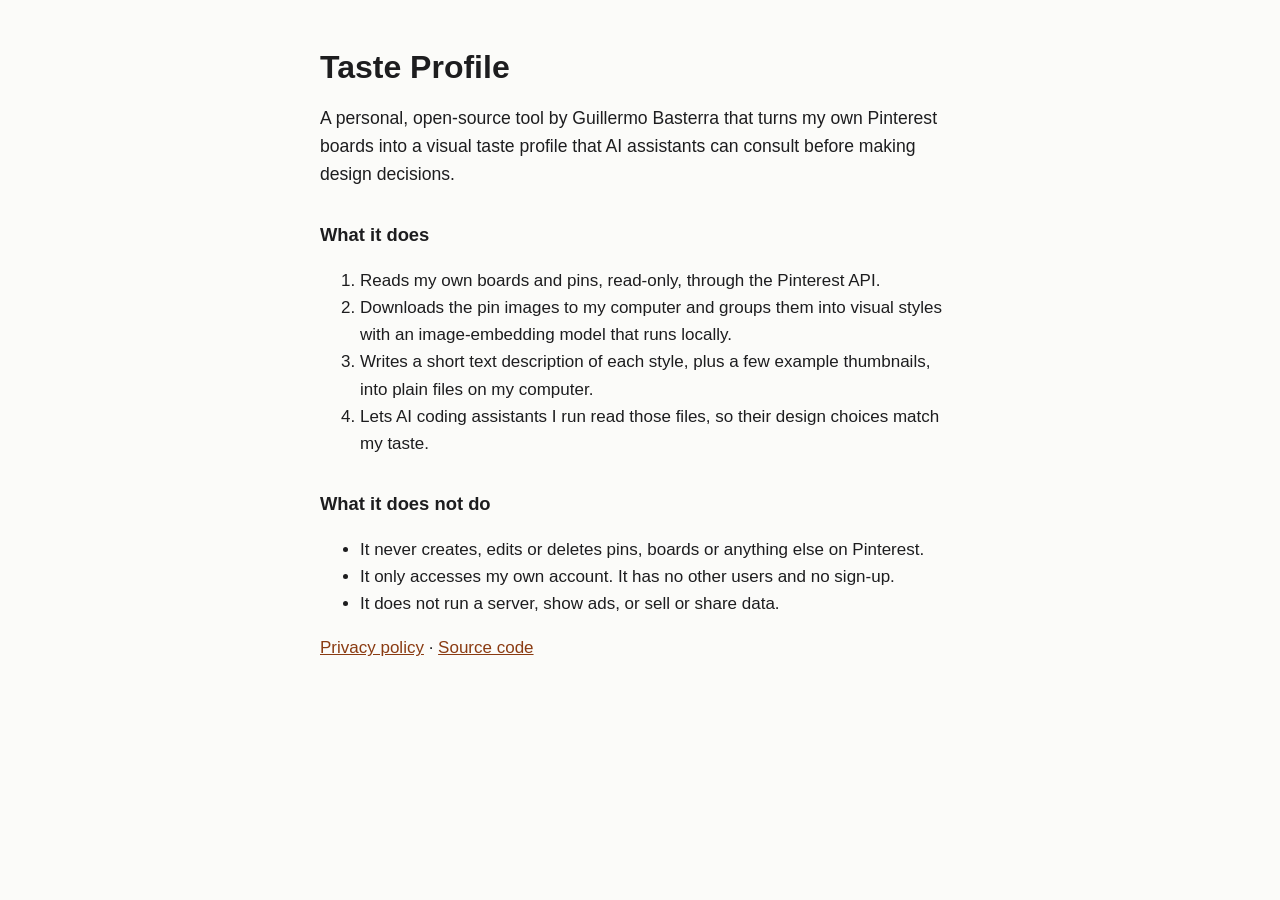
<file: docs/index.html>
<!doctype html>
<html lang="en">
<head>
<meta charset="utf-8">
<meta name="viewport" content="width=device-width, initial-scale=1">
<title>Taste Profile</title>
<link rel="stylesheet" href="style.css">
</head>
<body>
<main>
  <h1>Taste Profile</h1>
  <p class="lede">A personal, open-source tool by Guillermo Basterra that turns my own Pinterest boards into a visual taste profile that AI assistants can consult before making design decisions.</p>

  <h2>What it does</h2>
  <ol>
    <li>Reads my own boards and pins, read-only, through the Pinterest API.</li>
    <li>Downloads the pin images to my computer and groups them into visual styles with an image-embedding model that runs locally.</li>
    <li>Writes a short text description of each style, plus a few example thumbnails, into plain files on my computer.</li>
    <li>Lets AI coding assistants I run read those files, so their design choices match my taste.</li>
  </ol>

  <h2>What it does not do</h2>
  <ul>
    <li>It never creates, edits or deletes pins, boards or anything else on Pinterest.</li>
    <li>It only accesses my own account. It has no other users and no sign-up.</li>
    <li>It does not run a server, show ads, or sell or share data.</li>
  </ul>

  <p>
    <a href="privacy.html">Privacy policy</a> ·
    <a href="https://github.com/guillebasterra/embedded-taste-profile">Source code</a>
  </p>
</main>
</body>
</html>
</file>
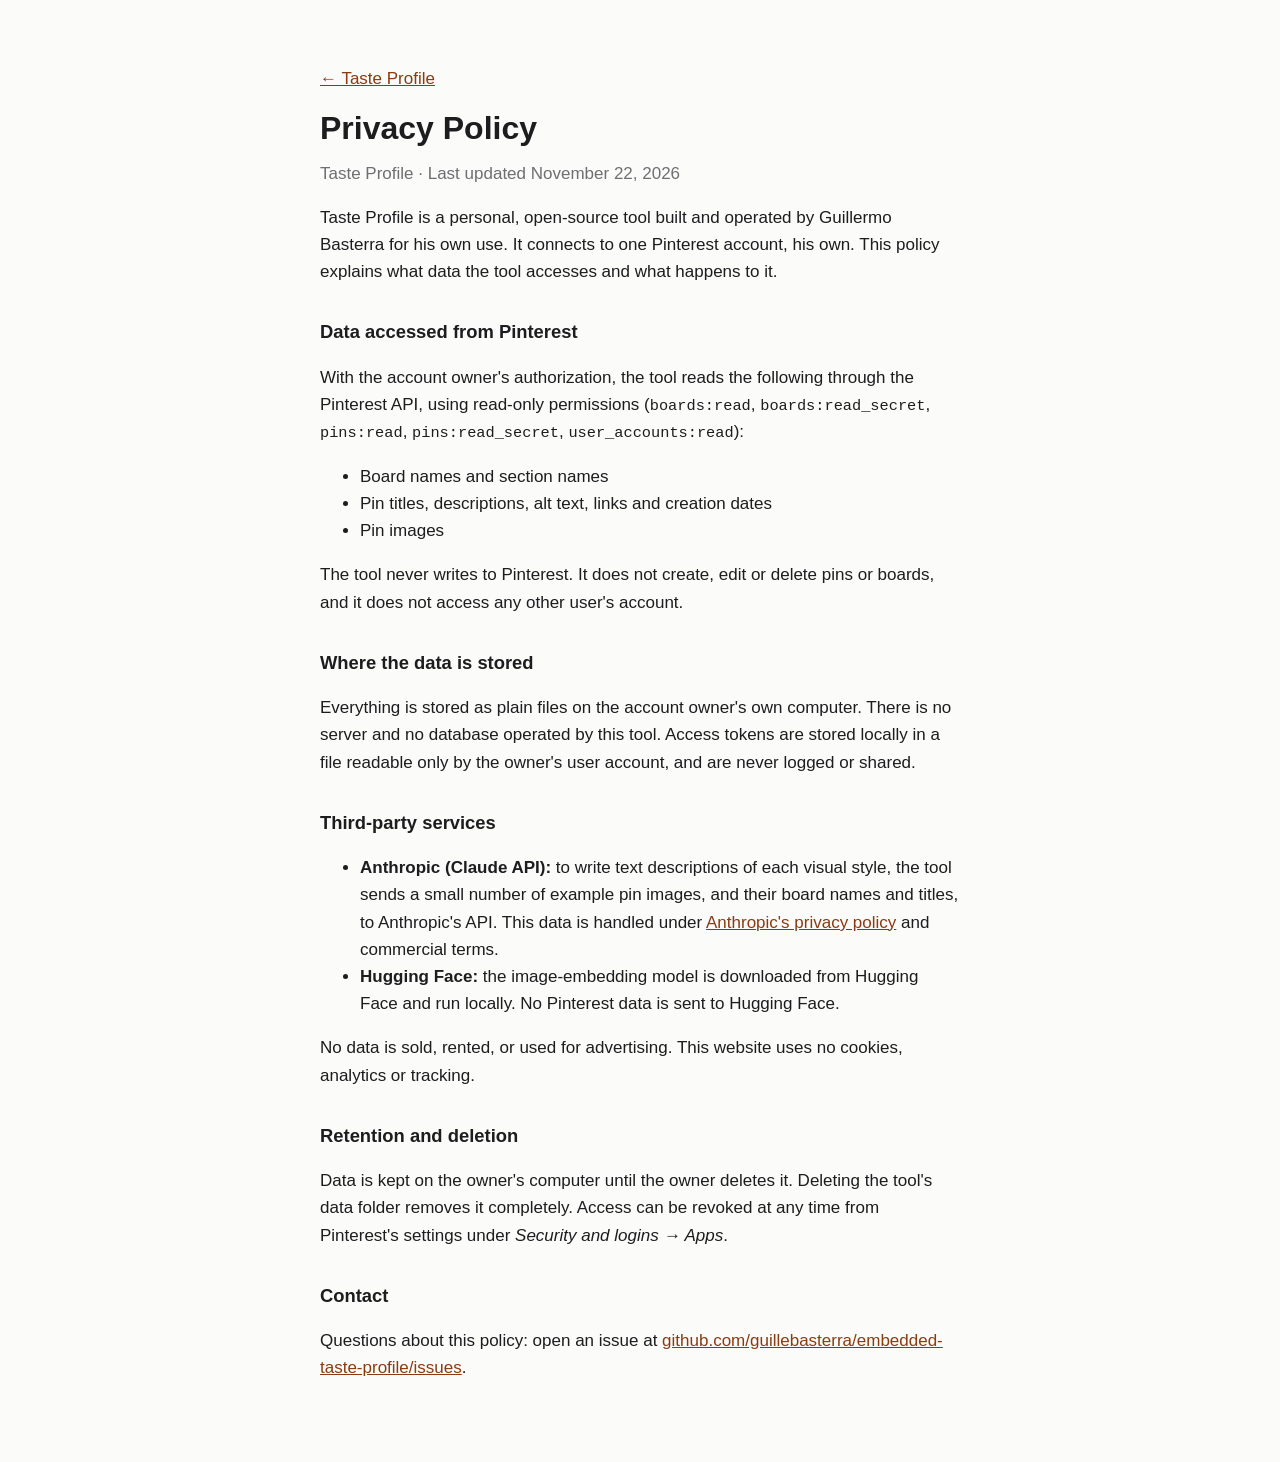
<file: docs/privacy.html>
<!doctype html>
<html lang="en">
<head>
<meta charset="utf-8">
<meta name="viewport" content="width=device-width, initial-scale=1">
<title>Privacy Policy — Taste Profile</title>
<link rel="stylesheet" href="style.css">
</head>
<body>
<main>
  <p><a href="index.html">← Taste Profile</a></p>
  <h1>Privacy Policy</h1>
  <p class="meta">Taste Profile · Last updated November 22, 2026</p>

  <p>Taste Profile is a personal, open-source tool built and operated by Guillermo Basterra for his own use. It connects to one Pinterest account, his own. This policy explains what data the tool accesses and what happens to it.</p>

  <h2>Data accessed from Pinterest</h2>
  <p>With the account owner's authorization, the tool reads the following through the Pinterest API, using read-only permissions (<code>boards:read</code>, <code>boards:read_secret</code>, <code>pins:read</code>, <code>pins:read_secret</code>, <code>user_accounts:read</code>):</p>
  <ul>
    <li>Board names and section names</li>
    <li>Pin titles, descriptions, alt text, links and creation dates</li>
    <li>Pin images</li>
  </ul>
  <p>The tool never writes to Pinterest. It does not create, edit or delete pins or boards, and it does not access any other user's account.</p>

  <h2>Where the data is stored</h2>
  <p>Everything is stored as plain files on the account owner's own computer. There is no server and no database operated by this tool. Access tokens are stored locally in a file readable only by the owner's user account, and are never logged or shared.</p>

  <h2>Third-party services</h2>
  <ul>
    <li><strong>Anthropic (Claude API):</strong> to write text descriptions of each visual style, the tool sends a small number of example pin images, and their board names and titles, to Anthropic's API. This data is handled under <a href="https://www.anthropic.com/legal/privacy">Anthropic's privacy policy</a> and commercial terms.</li>
    <li><strong>Hugging Face:</strong> the image-embedding model is downloaded from Hugging Face and run locally. No Pinterest data is sent to Hugging Face.</li>
  </ul>
  <p>No data is sold, rented, or used for advertising. This website uses no cookies, analytics or tracking.</p>

  <h2>Retention and deletion</h2>
  <p>Data is kept on the owner's computer until the owner deletes it. Deleting the tool's data folder removes it completely. Access can be revoked at any time from Pinterest's settings under <em>Security and logins → Apps</em>.</p>

  <h2>Contact</h2>
  <p>Questions about this policy: open an issue at <a href="https://github.com/guillebasterra/embedded-taste-profile/issues">github.com/guillebasterra/embedded-taste-profile/issues</a>.</p>
</main>
</body>
</html>
</file>
<file: docs/style.css>
:root { --fg: #1d1d1f; --muted: #6e6e73; --bg: #fbfbf9; --link: #8a3b12; }
@media (prefers-color-scheme: dark) {
  :root { --fg: #ececea; --muted: #9a9a9f; --bg: #161615; --link: #e59a6a; }
}
body { margin: 0; background: var(--bg); color: var(--fg);
       font: 17px/1.6 -apple-system, BlinkMacSystemFont, "Segoe UI", Helvetica, Arial, sans-serif; }
main { max-width: 640px; margin: 0 auto; padding: 48px 16px 64px; }
h1 { font-size: 2rem; line-height: 1.2; margin: 0 0 12px; }
h2 { font-size: 1.15rem; margin: 32px 0 8px; }
.lede { font-size: 1.1rem; }
.meta { color: var(--muted); margin-top: 0; }
a { color: var(--link); }
code { font-size: 0.9em; }
</file>
